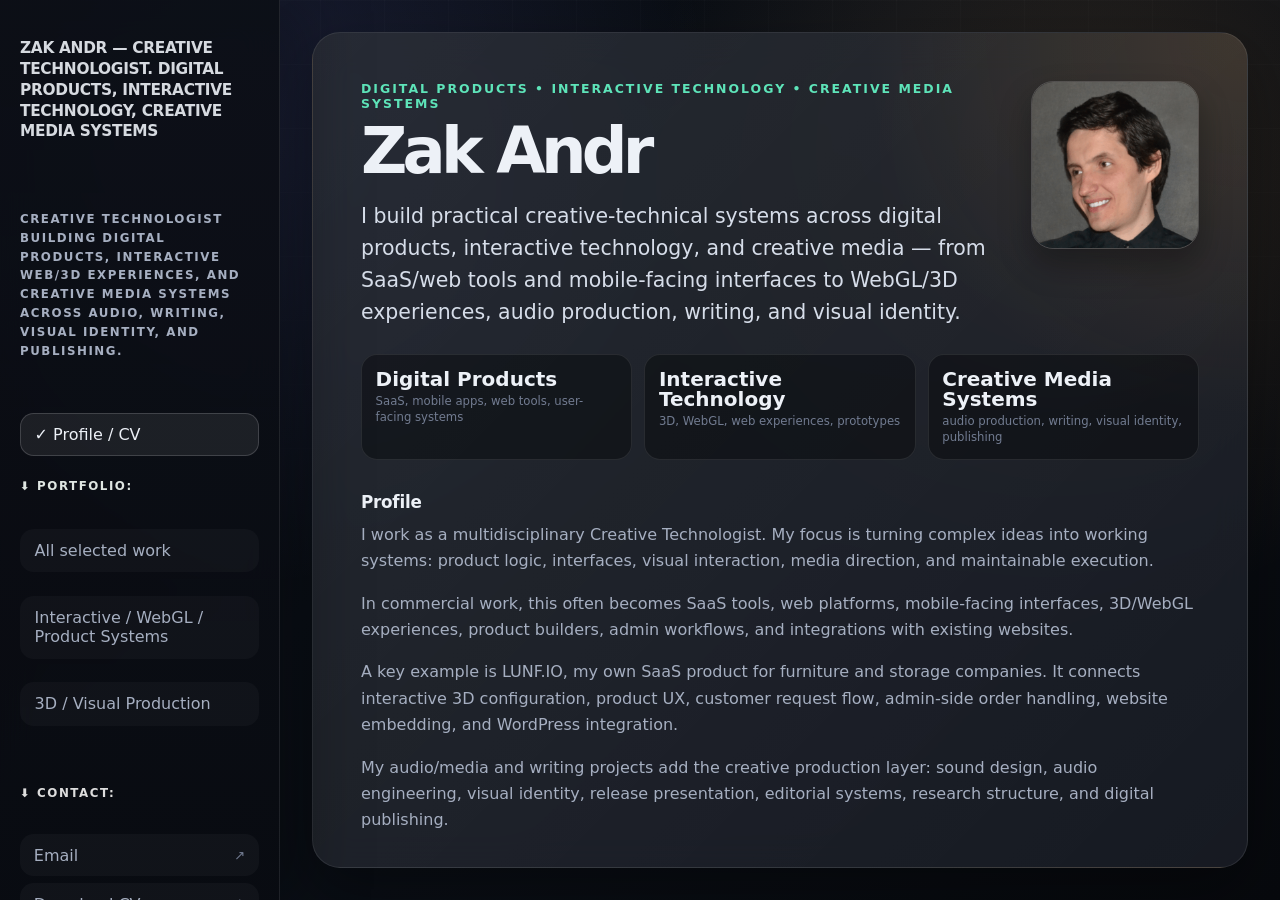
<file: zakandr/index.html>
<!DOCTYPE html>

<html>
<head>
<meta content="width=device-width, initial-scale=1" name="viewport"/>
<title>Zak Andr — Creative Technologist: digital products, interactive technology, creative media systems</title>
<meta charset="utf-8"/>
<meta content="Portfolio and CV for Zak Andr, a multidisciplinary Creative Technologist working across digital products, interactive technology, WebGL/3D experiences, creative media systems, audio production, visual identity, and digital publishing." name="description"/>
<!-- <link href="main.css" rel="stylesheet" type="text/css"> -->
<link href="./main.css?v=20260620-v9-filter-fixed" rel="stylesheet" type="text/css"/>
</head>
<!--  <style>
.loading { position: fixed; z-index: 999; width: 100%; height: 100%; top: 0; left: 0; background: #00000023; display: flex; justify-content: center; align-items: center; } #DefaultCustomizeTopBase { position: absolute; top: 0%; display: block; z-index: 999; color: white; margin-top: 1em; } .loader{ -webkit-perspective: 120px; -moz-perspective: 120px; -ms-perspective: 120px; perspective: 120px; width: 100px; height: 100px; } .loader:before{ content: ""; position: absolute; left: 25px; top: 25px; width: 50px; height: 50px; background-color: orange; animation: flip 1s infinite; } .flexbox_1{ display:flex; justify-content:center; } @keyframes flip { 0% { transform: rotate(0); } 50% { transform: rotateY(180deg); } 100% { transform: rotateY(180deg)  rotateX(180deg); } } #form1 { margin-top:-2em; margin-left:-22em; position: fixed; }
</style>  -->
<body>
<span aria-hidden="true" class="route-anchor" id="about"></span>
<span aria-hidden="true" class="route-anchor" id="portfolio"></span>
<span aria-hidden="true" class="route-anchor" id="webgl"></span>
<span aria-hidden="true" class="route-anchor" id="graphics"></span>
<!-- <div class="loading" id="js-loader">
	<div>Loading...</div>
	</div> - -->
<!-- START NAV -->
<div id="navbar">
<div id="navbarup">
<div id="littleTitle">
<b><p><a href="./index.html" style="text-decoration:none; color:white; opacity:0.9">Zak Andr — Creative Technologist. Digital products, interactive technology, creative media systems</a></p></b>
</div>
<br/><br/>
<p class="nav-tagline">Creative technologist building digital products, interactive web/3D experiences, and creative media systems across audio, writing, visual identity, and publishing.</p>
<br/><br/>
<a href="#about" id="bioLink">✓ Profile / CV</a>
<br/>
<p style="color:rgb(223, 230, 226)">⬇ PORTFOLIO:</p>
<br/>
<div id="portfoliolink">
<a href="#portfolio" id="portfolioLink" style="color: #5f903c;">All selected work</a><br/><br/>
<a href="#webgl" id="frontendLink" style="color: #6672f9;">Interactive / WebGL / Product Systems</a><br/><br/>
<a href="#graphics" id="grafics3dLink" style="color: #bd6767;">3D / Visual Production</a><br/><br/>
</div>
<br/>
<p style="color:#dddddd">⬇ CONTACT:</p>
<br/>
<div class="contact-list">
<a href="mailto:andriianov@gmx.com" target="_blank">Email</a>
<a href="./CV_Zack_Andr_creative_technologist.pdf" download>Download CV</a>
<a href="https://www.linkedin.com/in/zak-andr/" target="_blank">LinkedIn</a>
<a href="https://logicandsound.com/" target="_blank">Website</a>
<a href="https://lunf.io/en" target="_blank">LUNF.IO</a>
</div>
</div>
<br/>
<br/>
<footer><i>Where: Remote / international<br/><br/>© 2026 Zak Andr</i></footer>
</div>
<!-- <div id="close_navbar" style="opacity:0.3">
		✕
	</div>  -->
<!-- END NAV -->
<!-- !PAGE CONTENT! -->
<div id="mainBioContent">
<div id="BioBlock">
<div id="BioText">
<img alt="Zak Andr portrait" id="photoBlock" src="img/zakphoto2.png"/>
<div class="bio-kicker">Digital products • Interactive technology • Creative media systems</div>
<h1>Zak Andr</h1>
<p class="bio-lead">
    I build practical creative-technical systems across digital products, interactive technology, and creative media — from SaaS/web tools and mobile-facing interfaces to WebGL/3D experiences, audio production, writing, and visual identity.
</p>
<div aria-label="Professional summary" class="bio-stats">
<span><strong>Digital Products</strong><small>SaaS, mobile apps, web tools, user-facing systems</small></span>
<span><strong>Interactive Technology</strong><small>3D, WebGL, web experiences, prototypes</small></span>
<span><strong>Creative Media Systems</strong><small>audio production, writing, visual identity, publishing</small></span>
</div>
<h2>Profile</h2>
<p>
    I work as a multidisciplinary Creative Technologist. My focus is turning complex ideas into working systems: product logic, interfaces, visual interaction, media direction, and maintainable execution.
</p>
<p>
    In commercial work, this often becomes SaaS tools, web platforms, mobile-facing interfaces, 3D/WebGL experiences, product builders, admin workflows, and integrations with existing websites.
</p>
<p>
    A key example is LUNF.IO, my own SaaS product for furniture and storage companies. It connects interactive 3D configuration, product UX, customer request flow, admin-side order handling, website embedding, and WordPress integration.
</p>
<p>
    My audio/media and writing projects add the creative production layer: sound design, audio engineering, visual identity, release presentation, editorial systems, research structure, and digital publishing.
</p>
<h2>Core capabilities</h2>
<div class="skill-grid">
<p>
<strong>Digital Product Systems</strong><br/>
        SaaS tools, mobile-facing interfaces, app-style flows, customer/admin workflows, product logic, technical research, rapid prototyping, and long-term system maintenance.
    </p>
<p>
<strong>Interactive Web / WebGL / 3D</strong><br/>
        Three.js, WebGL, Canvas, browser-based 3D, real-time previews, product visualization, interactive scenes, visual editors, animated interfaces, and custom browser behavior.
    </p>
<p>
<strong>Web / App Implementation</strong><br/>
        JavaScript, TypeScript, React, Next.js, Node.js/API architecture, HTML5, CSS3, REST APIs, JSON, responsive UI, performance, Git-based workflows, Linux workflows, Cloudflare, and WordPress/iframe integration.
    </p>
<p>
<strong>Visual Systems / 3D Production</strong><br/>
        Product visualization, Blender, 3D asset preparation, materials, lighting, rendering, WebGL-ready optimization, visual identity, interface polish, Photoshop, Illustrator, Figma, and design-system thinking.
    </p>
<p>
<strong>AI-assisted Workflow</strong><br/>
        Practical use of AI as an instrument for research, prototyping, coding support, debugging, structured prompting, model output evaluation, token optimization, documentation, and automation pipelines.
    </p>
<p>
<strong>Creative Media Systems</strong><br/>
        Audio engineering, sound design, composition, writing, release preparation, media packaging, catalog organization, publishing logic, visual identity, and audio-visual direction.
    </p>
</div>
<h2>Selected clients, products, and systems</h2>
<p>
    My commercial and independent work includes LUNF.IO, Volkswagen, Puzzlehome.pro, Numan.com, Steinmetz-Werl.at, AquaScan.com, Varsitybase.com, Hemero.us, Artiva Sports, Scentcraft.com, Tomodachi.town, 3up3downsports.com, Cubic.co.at, Airtasker.com, and other client-facing projects.
</p>
<div aria-label="Selected independent systems" class="systems-grid">
<p><strong>LUNF.IO</strong><br/>Own SaaS product for furniture and storage companies, built around interactive 3D configuration, product UX, customer request flow, admin-side order handling, website embedding, and WordPress integration.</p>
<p><strong>Logic &amp; Sound / MITTNETWORKMUSIC</strong><br/>Long-term audio and media production system covering composition, sound design, audio engineering, release presentation, visual identity, catalog organization, and audio-visual direction.</p>
<p><strong>Hyperfocus</strong><br/>Independent writing and research platform focused on editorial systems, cultural analysis, structured research, personal knowledge systems, and digital publishing.</p>
</div>
<h2>Working style</h2>
<p>
    I work best on projects where technical implementation, product judgment, and creative direction have to be solved together.
</p>
<p>
    I focus on clear structure, practical execution, strong visual quality, fast prototyping, careful technical decisions, and systems that can be improved after launch.
</p>
<div class="bio-actions">
<a data-show-portfolio="" href="#portfolio">View selected work</a>
<a href="mailto:andriianov@gmx.com">Contact by email</a>
</div>
</div>
</div>
</div>
<div id="mainPortfolioContent">
<section aria-label="Portfolio introduction" class="portfolio-intro">
<div>
<p class="eyebrow">Selected work</p>
<h1>Zak Andr work archive</h1>
<p>Commercial and independent work across SaaS configurators, WebGL/interactive interfaces, 3D visualization, product-facing tools, visual systems, and selected creative-technical production systems. The strongest hiring signal here is interactive systems work; audio and writing are included as supporting evidence of broader creative-technology practice.</p>
</div>
<div aria-label="Project focus areas" class="portfolio-meta">
<span><strong>SaaS</strong><small>product and configurator systems</small></span>
<span><strong>WebGL</strong><small>interactive browser experiences</small></span>
<span><strong>3D / A/V</strong><small>visual and media production</small></span>
</div>
</section>
<div class="gallery FrontEndItem">
<p>LUNF.IO — SaaS 3D Furniture Configurator Platform</p>
<div class="slideshow-container">
<div class="mySlides37" style="display: block;">
<img src="img/lunfio1.jpg" style="width:100%"/>
</div>
<div class="mySlides37" style="display: none;">
<img src="img/lunfio2.jpg" style="width:100%"/>
</div>
<button aria-label="Previous slide" class="prev" type="button">❮</button>
<button aria-label="Next slide" class="next" type="button">❯</button>
</div>
<div class="desc">
<a href="https://lunf.io/" target="_blank"><i>LUNF.IO</i></a>
<br/><br/>
Own SaaS product for furniture and storage companies that want to let customers design, customize, and request custom furniture directly through their website.
<br/><br/>
The platform combines an interactive 3D configurator, product customization logic, customer request flow, admin-side order handling, website embedding, WordPress integration, WebGL-based visual presentation, and product-focused UX.
</div>
</div>
<div class="gallery FrontEndItem">
<p>Arizona Barns Builder™ — Interactive Structure Builder</p>
<div class="slideshow-container">
<div style="display: block;">
<img src="img/arizonabuilder.png" style="width:100%"/>
</div>
<!-- <button type="button" class="prev" aria-label="Previous slide">❮</button>
				<button type="button" class="next" aria-label="Next slide">❯</button> -->
</div>
<div class="desc">
<a href="https://gjkngfd.github.io/arizonaBarnsBuilderDemo" target="_blank"><i>Online demo</i></a>
<br/><br/>
JavaScript / Three.js / HTML5 / CSS3
<br/><br/>
Developed the core application logic and data flow for a browser-based barn builder. The tool allows users to configure custom barn structures through an interactive visual interface.
<br/><br/>
<i>Demo version. The final production implementation was improved further and remains private/copyrighted.</i>
</div>
</div>
<div class="gallery FrontEndItem">
<p>Artiva T-shirt Designer — 3D Product Customizer</p>
<div class="slideshow-container">
<div class="mySlides20" style="display: block;">
<img src="img/Slides20_image0.jpg" style="width:100%"/>
</div>
<div class="mySlides20" style="display: none;">
<img src="img/Slides20_image1.jpg" style="width:100%"/>
</div>
<div class="mySlides20" style="display: none;">
<img src="img/Slides20_image2.jpg" style="width:100%"/>
</div>
<div class="mySlides20" style="display: none;">
<img src="img/Slides20_image3.jpg" style="width:100%"/>
</div>
<div class="mySlides20" style="display: none;">
<img src="img/Slides20_image4.jpg" style="width:100%"/>
</div>
<div class="mySlides20" style="display: none;">
<img src="img/Slides20_image5.jpg" style="width:100%"/>
</div>
<button aria-label="Previous slide" class="prev" type="button">❮</button>
<button aria-label="Next slide" class="next" type="button">❯</button>
</div>
<div class="desc">
<i><a href="https://artiva.store/3d-designer/laufshirts/performance-men-v-mesh" target="_blank">Artiva-sports.com</a></i>
<br/><br/>
Built a 3D sportswear designer that lets customers customize shirts, generate print-ready output, and pass configuration data from the browser interface to the server.
<br/><br/>
Work included advanced Three.js development, Fabric.js customization tools, front-end UI implementation, Blender asset preparation, 3D modeling/texturing, WebGL optimization, and production-focused product logic.
</div>
</div>
<div class="gallery FrontEndItem">
<p>Tomodachi — Three.js 3D City Website</p>
<div class="slideshow-container">
<div class="mySlides19" style="display: block;">
<img src="img/Slides19_image0.png" style="width:100%"/>
</div>
<div class="mySlides19" style="display: none;">
<img src="img/Slides19_image1.jpg" style="width:100%"/>
</div>
<div class="mySlides19" style="display: none;">
<img src="img/Slides19_image5.jpg" style="width:100%"/>
</div>
<div class="mySlides19" style="display: none;">
<img src="img/Slides19_image2.jpg" style="width:100%"/>
</div>
<div class="mySlides19" style="display: none;">
<img src="img/Slides19_image3.jpg" style="width:100%"/>
</div>
<div class="mySlides19" style="display: none;">
<img src="img/Slides19_image4.jpg" style="width:100%"/>
</div>
<div class="mySlides19" style="display: none;">
<img src="img/Slides19_image6.jpg" style="width:100%"/>
</div>
<div class="mySlides19" style="display: none;">
<img src="img/Slides19_image7.jpg" style="width:100%"/>
</div>
<button aria-label="Previous slide" class="prev" type="button">❮</button>
<button aria-label="Next slide" class="next" type="button">❯</button>
</div>
<!-- !!!!!!!!!!!!!!!!!!!!!!!! -->
<div class="desc">
<a href="http://gjkngfd.github.io/tmdchtwn/" target="_blank"><i>tomodachi.town demo</i></a>
<br/><br/>
Created a colorful interactive Three.js website based on a cute 3D city concept. Work included sketching the visual direction, modeling and texturing the city in Blender, preparing animations, and coding the browser scene with JavaScript, Three.js, and Tween.js.
</div>
</div>
<div class="gallery FrontEndItem">
<p>DEF Furniture — Live 3D Product Designer</p>
<div class="slideshow-container">
<div class="mySlides36" style="display: block;">
<img src="img/deffurniture1.jpg" style="width:100%"/>
</div>
<div class="mySlides36" style="display: none;">
<img src="img/deffurniture2.jpg" style="width:100%"/>
</div>
<div class="mySlides36" style="display: none;">
<img src="img/deffurniture3.jpg" style="width:100%"/>
</div>
<button aria-label="Previous slide" class="prev" type="button">❮</button>
<button aria-label="Next slide" class="next" type="button">❯</button>
</div>
<div class="desc">
<a href="https://deffurniture.com" target="_blank"><i>deffurniture.com</i></a>
<br/><br/>
Customer-facing 3D product designer for a made-to-measure furniture company. The configurator helps customers build custom storage furniture in the browser by changing dimensions, layout options, finishes, doors, drawers, and other product details.
<br/><br/>
The implementation focused on clear customer interaction, visual product preview, responsive interface behavior, and integration into the company’s online sales process.
</div>
</div>
<div class="gallery FrontEndItem">
<p>Varsity Base Jacket Builder — Custom Apparel Configurator</p>
<div class="slideshow-container">
<div class="mySlides2" style="display: block;">
<img src="img/Slides2_image0.png" style="width:100%"/>
</div>
<div class="mySlides2" style="display: none;">
<img src="img/Slides2_image1.png" style="width:100%"/>
</div>
<div class="mySlides2" style="display: none;">
<img src="img/Slides2_image2.png" style="width:100%"/>
</div>
<div class="mySlides2" style="display: none;">
<img src="img/Slides2_image3.png" style="width:100%"/>
</div>
<button aria-label="Previous slide" class="prev" type="button">❮</button>
<button aria-label="Next slide" class="next" type="button">❯</button>
</div>
<!-- !!!!!!!!!!!!!!!!!!!!!!!! -->
<div class="desc">
<i><a href="https://varsitybase.com/jacket-builder" target="_blank">varsitybase.com/jacket-builder</a></i>
<br/><br/>
Built an interactive Three.js jacket builder for custom baseball jackets. The system included a lightweight 3D jacket model with baked ambient-occlusion shadows, material and color switching, orbit controls, custom text, patches, user-uploaded images, and screenshot/JSON data export to the server.
<br/><br/>
Work included JavaScript, Three.js, Fabric.js, Blender modeling/texturing, WebGL asset optimization, and interface logic.
</div>
</div>
<div class="gallery BlenderItem">
<p>Omega Speedmaster Automatic 3D Renders</p>
<div class="slideshow-container">
<div class="mySlides1" style="display: block;">
<img src="img/Slides1_image0.png" style="width:100%"/>
</div>
<div class="mySlides1" style="display: none;">
<img src="img/Slides1_image1.png" style="width:100%"/>
</div>
<div class="mySlides1" style="display: none;">
<img src="img/Slides1_image2.png" style="width:100%"/>
</div>
<button aria-label="Previous slide" class="prev" type="button">❮</button>
<button aria-label="Next slide" class="next" type="button">❯</button>
</div>
<div class="desc">
<br/>
				Got a request to make a high quality 3D model and renders of the famous watch. Made everything in Blender, 2017.
			</div>
</div>
<div class="gallery BlenderItem">
<p>VR Room Demo (WebGL)</p>
<div class="slideshow-container">
<div style="display: block;">
<img src="img/vrroomdemo.jpg" style="width:100%"/>
</div>
<!-- <button type="button" class="prev" aria-label="Previous slide">❮</button>
				<button type="button" class="next" aria-label="Next slide">❯</button> -->
</div>
<div class="desc">
<a href="https://dfjgwrp.github.io/roomVR/" target="_blank"><i>VR Room online</i></a>
<br/><br/>
				2019. Client asked to supply his projects with  3D assets (optimised geometry, baked shadows, etc) for  an online 3D web page VR - WebGL, three.js.
				This is just a demo, final result is hidden and under copyright. 
			</div>
</div>
<div class="gallery FrontEndItem">
<p>AquaScan WebGL</p>
<div class="slideshow-container">
<div class="mySlides9" style="display: block;">
<img src="img/aquascan.png" style="width:100%"/>
</div>
</div>
<div class="desc">
<a href="https://www.aquascan.com/products/csw5600" target="_blank"><i>AquaScan.com</i></a>
<br/><br/>
					2018. WebGL, Blender, Upwork<br/>
					Norwegian company needed online visual representation of their product. I made all with Blender and three.js, the result was delivered successfully, long-term cooperation.
			</div>
</div>
<div class="gallery FrontEndItem">
<p>Informative live data generator</p>
<div class="slideshow-container">
<div class="mySlides3" style="display: block;">
<img src="img/Slides3_image0.png" style="width:100%"/>
</div>
<div class="mySlides3" style="display: none;">
<img src="img/Slides3_image1.png" style="width:100%"/>
</div>
<div class="mySlides3" style="display: none;">
<img src="img/Slides3_image2.png" style="width:100%"/>
</div>
<button aria-label="Previous slide" class="prev" type="button">❮</button>
<button aria-label="Next slide" class="next" type="button">❯</button>
</div>
<div class="desc">
<a href="https://dfjgwrp.github.io/generating_data_around_3d_hydrant/" target="_blank"><i>Result Web page</i></a>
<br/><br/>
				Skills used:
				JavaScript software engineering/Algorithms,  three.js, HTML5, CSS3<br/>

				I was hired to create a JavaScript/three.js web page from scratch, the website must serve all necessary code and functions to allow user to generate live HTML/CSS labels filled with input text and pictures, placed in random places around 3D hydrant. <br/><br/>
			I used pure JavaScript + three.js + HTML/CSS + Blender to create an original data system that takes input fields, fills and creates labels, places them around the hydrant. Try to fill the inputs and see result, you can also click the label near hydrant to see additional data. </div>
</div>
<div class="gallery FrontEndItem">
<p>Medical Tech Animations — React Three Fiber</p>
<div class="slideshow-container">
<div style="display: block;">
<img src="img/medicalthreejs.png" style="width:100%"/>
</div>
<!-- <button type="button" class="prev" aria-label="Previous slide">❮</button>
				<button type="button" class="next" aria-label="Next slide">❯</button> -->
</div>
<div class="desc">
<a href="https://gjkngfd.github.io/r3f_medical_machines/" target="_blank"><i>React Three Fiber web page</i></a>
<br/><br/>
Interactive medical-technology animation demo built with React, React Three Fiber, Three.js, TypeScript, and JavaScript. Work included scene logic, animation behavior, post-processing effects, and browser-based visual presentation.
</div>
</div>
<div class="gallery BlenderItem">
<p>Memes to 3D icons + WebGL</p>
<div class="slideshow-container">
<div class="mySlides22" style="display: block;">
<img src="img/slides22_1.png" style="width:100%"/>
</div>
<div class="mySlides22" style="display: none;">
<img src="img/slides22_0.png" style="width:100%"/>
</div>
<div class="mySlides22" style="display: none;">
<img src="img/slides22_2.jpg" style="width:100%"/>
</div>
<div class="mySlides22" style="display: none;">
<img src="img/slides22_3.jpg" style="width:100%"/>
</div>
<div class="mySlides22" style="display: none;">
<img src="img/slides22_4.jpg" style="width:100%"/>
</div>
<!-- 
				<div class="mySlides22" style="display: none;">
					<img src="img/slides22_3.png" style="width:100%">
				</div> -->
<button aria-label="Previous slide" class="prev" type="button">❮</button>
<button aria-label="Next slide" class="next" type="button">❯</button>
</div>
<div class="desc">
<br/><br/>
<a href="https://dfjgwrp.github.io/Elon/" target="_blank"><i>WebGL Link 1</i></a>, <a href="https://dfjgwrp.github.io/DogeIconPreview/" target="_blank"><i>WebGL Link 2</i></a>
<br/><br/>
				Skills used: Blender, three.js, Artwork<br/>
				Objective was to recreate some popular memes as 3D icons and apply basic WebGL too.
			</div>
</div>
<!-- !!!!!!!!!!!!!!!!!!!!!!!! -->
<div class="gallery FrontEndItem">
<p>Hemero Sportswear</p>
<div class="slideshow-container">
<div class="mySlides5" style="display: block;">
<img src="img/Slides5_image0.png" style="width:100%"/>
</div>
<div class="mySlides5" style="display: none;">
<img src="img/Slides5_image1.jpg" style="width:100%"/>
</div>
<div class="mySlides5" style="display: none;">
<img src="img/Slides5_image2.jpg" style="width:100%"/>
</div>
<div class="mySlides5" style="display: none;">
<img src="img/Slides5_image3.jpg" style="width:100%"/>
</div>
<button aria-label="Previous slide" class="prev" type="button">❮</button>
<button aria-label="Next slide" class="next" type="button">❯</button>
</div>
<div class="desc">
<a href="https://hemero.team/configurator/68755534c4f65e3a681a0457" target="_blank">Hemero.team - Sportswear Designer</a>
<br/><br/>
				In 2021 I got a $5k+ contract to make a realistic and wide compatible sportswear 3D configurator/designer - to allow user enter custom text on clothes (Fabric.js), select from wide range of options and colors (JavaScript), all based on realistic graphics and fast performance (three.js).<br/><br/>
					
				I handled the implementation end-to-end using my JavaScript/three.js/fabric.js coding and Blender skills. I wrote and tested lots of various interesting core app functions, UI/UX.
			</div>
</div>
<div class="gallery BlenderItem">
<p>3D modelling/Rendering: Mini Cooper Countryman</p>
<div class="slideshow-container">
<div class="mySlides15" style="display: block;">
<img src="img/Slides15_image0.jpg" style="width:100%"/>
</div>
<div class="mySlides15" style="display: none;">
<img src="img/Slides15_image1.jpg" style="width:100%"/>
</div>
<div class="mySlides15" style="display: none;">
<img src="img/Slides15_image2.jpg" style="width:100%"/>
</div>
<div class="mySlides15" style="display: none;">
<img src="img/Slides15_image3.jpg" style="width:100%"/>
</div>
<button aria-label="Previous slide" class="prev" type="button">❮</button>
<button aria-label="Next slide" class="next" type="button">❯</button>
</div>
<div class="desc">
<br/>
				In this job (2018) I was hired to use Blender and Unity to complete a list of task - <br/>
				create high-poly/low-poly 3D model, prepare retopology for the web, develop unique PBR materials, prepare all for Unity, accomplish realistic renders too.
			</div>
</div>
<div class="gallery BlenderItem">
<p>Creation low-poly cartoon world, Blender</p>
<div class="slideshow-container">
<div class="mySlides6" style="display: block;">
<img src="img/Slides6_image0.jpg" style="width:100%"/>
</div>
<div class="mySlides6" style="display: none;">
<img src="img/Slides6_image1.jpg" style="width:100%"/>
</div>
<div class="mySlides6" style="display: none;">
<img src="img/Slides6_image2.jpg" style="width:100%"/>
</div>
<div class="mySlides6" style="display: none;">
<img src="img/Slides6_image3.jpg" style="width:100%"/>
</div>
<div class="mySlides6" style="display: none;">
<img src="img/Slides6_image4.jpg" style="width:100%"/>
</div>
<button aria-label="Previous slide" class="prev" type="button">❮</button>
<button aria-label="Next slide" class="next" type="button">❯</button>
</div>
<div class="desc">
				My job was to create 3D models of characters and environment according to client's sketches.
			</div>
</div>
<div class="gallery FrontEndItem">
<p>Interactive 3D Landing website, Zoltar</p>
<div class="slideshow-container">
<div style="display: block;">
<img src="img/Slides9_image1.png" style="width:100%"/>
</div>
</div>
<div class="desc">
<a href="https://dfjgwrp.github.io/mysteriousZoltar/" target="_blank"><i>Mysterious Zoltar</i></a>
<br/><br/>
				Skills used:
				Blender (3D modelling, animations, retopology) / three.js (scene coding, animations, post-processing, logic) / tween.js (animations) / HTML5/CSS (UI/UX, page preparations) <br/>

				April 2021... I was hired to make a website-landing page for music promotions purposes, USA band wanted to show style of their new album.
				<br/>
				The website had to be  dark mood nice style visual 3D animated with effects, water, Zoltar 3D model (I prepared the model in Blender), effects of glow, animations, sounds, timeline.  I  successfully finished everything in a week or so. 
				I handled the implementation end-to-end there: coding of all JavaScript website functions such as preloader, UI, animations, responsiveness, 3D, HTML and CSS (+ 2D UI animations), cursor reactions, 3D post-processing, logic.
			</div>
</div>
<div class="gallery FrontEndItem">
<p>three.js based application for Volkswagen's Jetta</p>
<div class="slideshow-container">
<div class="mySlides7" style="display: block;">
<img src="img/Slides7_image0.png" style="width:100%"/>
</div>
<div class="mySlides7" style="display: none;">
<img src="img/Slides7_image1.png" style="width:100%"/>
</div>
<div class="mySlides7" style="display: none;">
<img src="img/Slides7_image2.png" style="width:100%"/>
</div>
<div class="mySlides7" style="display: none;">
<img src="img/Slides7_image3.png" style="width:100%"/>
</div>
<button aria-label="Previous slide" class="prev" type="button">❮</button>
<button aria-label="Next slide" class="next" type="button">❯</button>
</div>
<div class="desc">
<a href="https://dfjgwrp.github.io/jetta3d_promo/" target="_blank"><i>Volkswagen Jetta online 3D </i></a> <br/><br/>
				Big client asked for web page about the car. I made whole web-app by myself: full 3D Car retopology from a raw factory stl mode; coding from scratch for CSS/HTML/JavaScript user interaction and interface, preloading; coding three.js logic and all interaction include annotations, camera animations. Skills I used for this project: Blender, JavaScript, three.js, jQuery, HTML5, CSS3, npm.
			</div>
</div>
<div class="gallery BlenderItem">
<p>3D model &amp; renders for Brewista</p>
<div class="slideshow-container">
<div class="mySlides10" style="display: block;">
<img src="img/Slides10_image0.jpg" style="width:100%"/>
</div>
<div class="mySlides10" style="display: none;">
<img src="img/Slides10_image1.jpg" style="width:100%"/>
</div>
<div class="mySlides10" style="display: none;">
<img src="img/Slides10_image2.jpg" style="width:100%"/>
</div>
<div class="mySlides10" style="display: none;">
<img src="img/Slides10_image3.jpg" style="width:100%"/>
</div>
<button aria-label="Previous slide" class="prev" type="button">❮</button>
<button aria-label="Next slide" class="next" type="button">❯</button>
</div>
<div class="desc">
<br/>
<a href="http://brewista.co/products/artisan-electric-gooseneck-kettle" target="_blank"><i>brewista.co</i></a>
<br/><br/>
				Task was to create a 3D model of a kettle and realistic renders in various colors for promotion purposes.
			</div>
</div>
<div class="gallery BlenderItem">
<p>Web-design components for D6 Interactive</p>
<div class="slideshow-container">
<div class="mySlides8" style="display: block;">
<img src="img/Slides8_image0.jpg" style="width:100%"/>
</div>
<div class="mySlides8" style="display: none;">
<img src="img/Slides8_image1.jpg" style="width:100%"/>
</div>
<div class="mySlides8" style="display: none;">
<img src="img/Slides8_image2.jpg" style="width:100%"/>
</div>
<div class="mySlides8" style="display: block;">
<iframe allow="accelerometer; autoplay; clipboard-write; encrypted-media; gyroscope; picture-in-picture" allowfullscreen="" frameborder="0" height="auto" src="https://www.youtube.com/embed/COEDlLwb9Ys" style="margin-top: 1em;" title="YouTube video player" width="100%"></iframe>
</div>
<div class="mySlides8" style="display: none;">
<img src="img/Slides8_image3.jpg" style="width:100%"/>
</div>
<div class="mySlides8" style="display: none;">
<img src="img/Slides8_image4.jpg" style="width:100%"/>
</div>
<div class="mySlides8" style="display: none;">
<img src="img/Slides8_image5.jpg" style="width:100%"/>
</div>
<div class="mySlides8" style="display: none;">
<img src="img/Slides8_image6.jpg" style="width:100%"/>
</div>
<button aria-label="Previous slide" class="prev" type="button">❮</button>
<button aria-label="Next slide" class="next" type="button">❯</button>
</div>
<div class="desc">
<br/>
<a href="https://dfjgwrp.github.io/D6_Logo/" target="_blank"><i>D6 3D Web page</i></a> <br/><br/>
				Creation the original images for D6 websites: various 3D motion, abstract modern style 3D graphics, maps, logo, transparent background images.
			</div>
</div>
<div class="gallery FrontEndItem">
<p>Bulldog</p>
<div class="slideshow-container">
<div class="mySlides4" style="display: block;">
<img src="img/Slides4_image0.png" style="width:100%"/>
</div>
<div class="mySlides4" style="display: none;">
<img src="img/Slides4_image1.png" style="width:100%"/>
</div>
<div class="mySlides4" style="display: none;">
<img src="img/Slides4_image2.png" style="width:100%"/>
</div>
<div class="mySlides4" style="display: none;">
<img src="img/Slides4_image3.png" style="width:100%"/>
</div>
<div class="mySlides4" style="display: none;">
<iframe allow="accelerometer; autoplay; clipboard-write; encrypted-media; gyroscope; picture-in-picture" allowfullscreen="" frameborder="0" height="auto" src="https://www.youtube.com/embed/lZNOUEogxQQ" style="margin-top: 1em;" title="YouTube video player" width="100%"></iframe>
</div>
<button aria-label="Previous slide" class="prev" type="button">❮</button>
<button aria-label="Next slide" class="next" type="button">❯</button>
</div>
<div class="desc">
<a href="https://dfjgwrp.github.io/bulldog/" target="_blank">12141.net/bulldog 3D website</a>
<br/><br/>
				Skills used:<br/>
				Vanilla JavaScript/three.js coding, HTML/CSS (UI/UX, page itself), Blender (3D modelling, animations, optimizations), basic php (submit server)<br/><br/>

				Client gave me a photoshop made concept of a cartoon style-low-poly website with 3D city and described animations he needed, that company asked for an original three.js website based their designer's concept:  live city as a landing page packed with some nice 3D graphics and animations. <br/>
				I used Blender to create 3D models and animations, then I prepared and coded a scene on three.js + applied additional tween.js animations, I also made HTML/JavaScript  labels floating near 3D object as links. 2020
				</div>
</div>
<div class="gallery FrontEndItem">
<p>3D viewer Mobile devices, three.js</p>
<div class="slideshow-container">
<div class="mySlides11" style="display: block;">
<img src="img/Slides11_image3.jpg" style="width:100%"/>
</div>
<div class="mySlides11" style="display: none;">
<img src="img/Slides11_image1.jpg" style="width:100%"/>
</div>
<div class="mySlides11" style="display: none;">
<img src="img/Slides11_image2.jpg" style="width:100%"/>
</div>
<div class="mySlides11" style="display: none;">
<img src="img/Slides11_image0.jpg" style="width:100%"/>
</div>
<div class="mySlides11" style="display: none;">
<img src="img/Slides11_image4.jpg" style="width:100%"/>
</div>
<button aria-label="Previous slide" class="prev" type="button">❮</button>
<button aria-label="Next slide" class="next" type="button">❯</button>
</div>
<div class="desc">
<a href="https://dfjgwrp.github.io/smartgadges_promo/" target="_blank"><i>three.js web page</i></a>
<br/><br/>
				An  Upwork client asked for a web page that allows custom colorizing of some popular gadgets. <br/>
				Client requested only a raw three.js demo so his developers would adapt that later for the real websites.<br/>
				Interesting stuff I'd coded there: you can change wallpaper picture,  the selector for devices, change colors with a picker. <br/>
				
				Bonus features are: thereflections slider + custom images.
					I made all with pure three.js in a couple of days. It also includes a proper quality low-cpu usage GLTF model.
			</div>
</div>
<div class="gallery FrontEndItem">
<p>Landing page, interactivity</p>
<div class="slideshow-container">
<div class="mySlides12" style="display: block;">
<img src="img/Slides12_image0.jpg" style="width:100%"/>
</div>
<div class="mySlides12" style="display: none;">
<img src="img/Slides12_image1.jpg" style="width:100%"/>
</div>
<button aria-label="Previous slide" class="prev" type="button">❮</button>
<button aria-label="Next slide" class="next" type="button">❯</button>
</div>
<div class="desc">
<a href="https://dfjgwrp.github.io/AdeocodeStartPage/" target="_blank"><i>Adeocode landing web page</i></a>
<br/><br/>
				The job was to implement the idea of "move the knight figure, to start the website", I wrote and tested some pure html/css/js/three.js code to successfully finish the needed functionality. 1 day of work or so. I created some code there to solve these problems: how to drag a 3D figure, how to draw a 3D field with JS, how to change application behavior and looking after user drags the figure.
			</div>
</div>
<div class="gallery BlenderItem">
<p>3D models and renders for furniture online-store</p>
<div class="slideshow-container">
<div class="mySlides13" style="display: block;">
<img src="img/Slides13_image0.jpg" style="width:100%"/>
</div>
<div class="mySlides13" style="display: none;">
<img src="img/Slides13_image1.jpg" style="width:100%"/>
</div>
<div class="mySlides13" style="display: none;">
<img src="img/Slides13_image2.jpg" style="width:100%"/>
</div>
<div class="mySlides13" style="display: none;">
<img src="img/Slides13_image3.jpg" style="width:100%"/>
</div>
<div class="mySlides13" style="display: none;">
<img src="img/Slides13_image4.jpg" style="width:100%"/>
</div>
<button aria-label="Previous slide" class="prev" type="button">❮</button>
<button aria-label="Next slide" class="next" type="button">❯</button>
</div>
<div class="desc">
<br/><br/>
<a href="https://dsklad.ru" target="_blank"><i>dsklad</i></a>
<br/><br/>
				3D Modelling, rendering, 2018-2019. Blender
			</div>
</div>
<div class="gallery FrontEndItem">
<p>Interactive three.js website</p>
<div class="slideshow-container">
<div class="mySlides14" style="display: block;">
<img src="img/Slides14_image0.jpg" style="width:100%"/>
</div>
<div class="mySlides14" style="display: none;">
<img src="img/Slides14_image1.jpg" style="width:100%"/>
</div>
<div class="mySlides14" style="display: none;">
<img src="img/Slides14_image2.jpg" style="width:100%"/>
</div>
<div class="mySlides14" style="display: none;">
<img src="img/Slides14_image3.jpg" style="width:100%"/>
</div>
<button aria-label="Previous slide" class="prev" type="button">❮</button>
<button aria-label="Next slide" class="next" type="button">❯</button>
</div>
<div class="desc">
<a href="https://dfjgwrp.github.io/ElifPackagingPromo/" target="_blank"><i>ElifPackaging Promo</i></a>
<br/><br/>
				Pure Three.js/JavaScript coding/Blender were used.<br/>
				The job was to show the advantage of the brands products in a relaxed and amusing manner and to make it possible to see the goods from all sides.<br/>
				I handled the implementation end-to-end from 3D to HTML/JS coding. 
			</div>
</div>
<div class="gallery FrontEndItem">
<p>3D productions for African Dream</p>
<div class="slideshow-container">
<div class="mySlides16" style="display: block;">
<img src="img/Slides16_image0.jpg" style="width:100%"/>
</div>
<div class="mySlides16" style="display: none;">
<img src="img/Slides16_image1.jpg" style="width:100%"/>
</div>
<div class="mySlides16" style="display: none;">
<img src="img/Slides16_image2.jpg" style="width:100%"/>
</div>
<div class="mySlides16" style="display: none;">
<img src="img/Slides16_image3.jpg" style="width:100%"/>
</div>
<div class="mySlides16" style="margin-left: 20%; width: 60%; display: none;">
<iframe allow="accelerometer; autoplay; clipboard-write; encrypted-media; gyroscope; picture-in-picture" allowfullscreen="" frameborder="0" height="auto" src="https://www.youtube.com/embed/KbkySv25NSg" style="margin-top: 1em;" title="YouTube video player" width="100%"></iframe>
</div>
<button aria-label="Previous slide" class="prev" type="button">❮</button>
<button aria-label="Next slide" class="next" type="button">❯</button>
</div>
<div class="desc">
<br/>
<a href="https://gjkngfd.github.io/AfricanDream_GiftBox" target="_blank"><i>African Dream three.js</i></a>
<br/><br/>
				Product presentation, 2020-2021, WebGL, Three.js, Blender.
			</div>
</div>
<div class="gallery FrontEndItem">
<p>Jewelry WebGL Engraving</p>
<div class="slideshow-container">
<div style="display: block;">
<img src="img/ringsengraving.png" style="width:100%"/>
</div>
<!-- <button type="button" class="prev" aria-label="Previous slide">❮</button>
				<button type="button" class="next" aria-label="Next slide">❯</button> -->
</div>
<div class="desc">
<a href="https://gjkngfd.github.io/3DRingsEngravingDemo" target="_blank"><i>Online Version</i></a>
<br/><br/>
			
				Blender (3D modelling, animations, retopology) / WebGL (scene coding, animations, post-processing, logic, shading), Front-End UI <br/>

				Client  asked for a WebGL website that should consist of realistic 3D jewelry and basic engraving functions, simple User Interface.  Client wished a simplified demo he would finish later in his own environment, I finished all on time and he  was happy with the result. 2019<br/>

				Client also asked to remodel factory based .stp and .stl to be low-poly realistic website 3D rings.  I created 3D models in Blender and prepared Web with HTML and three.js

			</div>
</div>
<div class="gallery BlenderItem">
<p>3D for Numan.com</p>
<div class="slideshow-container">
<div class="mySlides17" style="display: block;">
<img src="img/Slides17_image0.jpg" style="width:100%"/>
</div>
<div class="mySlides17" style="display: none;">
<img src="img/Slides17_image1.jpg" style="width:100%"/>
</div>
<div class="mySlides17" style="display: none;">
<img src="img/Slides17_image2.jpg" style="width:100%"/>
</div>
<div class="mySlides17" style="display: none;">
<img src="img/Slides17_image2_2.jpg" style="width:100%"/>
</div>
<div class="mySlides17" style="display: block;">
<iframe allow="accelerometer; autoplay; clipboard-write; encrypted-media; gyroscope; picture-in-picture" allowfullscreen="" frameborder="0" height="auto" src="https://www.youtube.com/embed/i5TMZFMXuA8" style="margin-top: 1em;" title="YouTube video player" width="100%"></iframe>
</div>
<div class="mySlides17" style="display: none;">
<img src="img/Slides17_image3.jpg" style="width:100%"/>
</div>
<div class="mySlides17" style="display: none;">
<img src="img/Slides17_image4.jpg" style="width:100%"/>
</div>
<div class="mySlides17" style="display: none;">
<img src="img/Slides17_image5.jpg" style="width:100%"/>
</div>
<div class="mySlides17" style="display: none;">
<img src="img/Slides17_image6.jpg" style="width:100%"/>
</div>
<button aria-label="Previous slide" class="prev" type="button">❮</button>
<button aria-label="Next slide" class="next" type="button">❯</button>
</div>
<div class="desc">
<br/><br/>
<a href="https://www.numan.com" target="_blank"><i>https://www.numan.com</i></a>
<br/><br/>
				I worked for numan.com as a leader 3D Artist, 3D Generalist, long time good cooperation

			</div>
</div>
<div class="gallery FrontEndItem">
<p>An interactive WebGL-viewer with post-processing &amp; animations </p>
<div class="slideshow-container">
<div class="mySlides18" style="display: block;">
<img src="img/Slides18_image1.jpg" style="width:100%"/>
</div>
<div class="mySlides18" style="display: none;">
<img src="img/Slides18_image2.jpg" style="width:100%"/>
</div>
<div class="mySlides18" style="display: none;">
<img src="img/Slides18_image2.jpg" style="width:100%"/>
</div>
<div class="mySlides18" style="display: none;">
<img src="img/Slides18_image3.jpg" style="width:100%"/>
</div>
<button aria-label="Previous slide" class="prev" type="button">❮</button>
<button aria-label="Next slide" class="next" type="button">❯</button>
</div>
<div class="desc">
<a href="https://gjkngfd.github.io/PollogenByLumenis" target="_blank"><i>Pallogen by Lumenis™️</i></a>
<br/><br/>
				Skills used: Blender, WebGL (v3d), UI/UX, HTML/CSS/JS<br/>
				Client asked to make a v3D app filled with beautiful post-processing, animations, annotations, containers for HTML data; + to design a simple user interface <br/>
				DEMO VERSION: Client requested only a raw WebGL demo so his developers would adapt that later for the real website.<br/>
</div>
</div>
<div class="gallery FrontEndItem">
<p>Web page cursor reactions: exploding 3D logo</p>
<div class="slideshow-container">
<div style="display: block;">
<img src="img/exploding3Dlogopreview.jpg" style="width:100%"/>
</div>
<!-- <button type="button" class="prev" aria-label="Previous slide">❮</button>
				<button type="button" class="next" aria-label="Next slide">❯</button> -->
</div>
<div class="desc">
<a href="https://dfjgwrp.github.io/exploding3Dlogo/" target="_blank"><i>Online Version</i></a>
<br/><br/>
				In 2021 I was hired on Upwork to make a logo that should be exploded to lots of triangles after cursor moving. I used my three.js coding skills + TWEEN.JS MAX for this.
			</div>
</div>
<div class="gallery FrontEndItem">
<p>Ferris.co</p>
<div class="slideshow-container">
<div style="display: block;">
<img src="img/ferris.png" style="width:100%"/>
</div>
<!-- <button type="button" class="prev" aria-label="Previous slide">❮</button>
				<button type="button" class="next" aria-label="Next slide">❯</button> -->
</div>
<div class="desc">
<a href="https://gjkngfd.github.io/ferris/" target="_blank"><i>Ferris.co quick &amp; cheap WebGL 3D Demo</i></a>
<br/><br/>
				Client asked for a quick WebGL demo that he'd later re-use in his own environment. Simple Demo that allows colorizing of a car. 2019
			</div>
</div>
<div class="gallery FrontEndItem">
<p>GTSP Cabinets Builder (Demo)</p>
<div class="slideshow-container">
<div style="display: block;">
<img src="img/gtsp_cabinet_builder.jpg" style="width:100%"/>
</div>
<!-- <button type="button" class="prev" aria-label="Previous slide">❮</button>
				<button type="button" class="next" aria-label="Next slide">❯</button> -->
</div>
<div class="desc">
<a href="http://gjkngfd.github.io/gtsp_cabinets_builder_basic_demonstation" target="_blank"><i>GTSP Cabinets Builder</i></a>
<br/><br/>
				Three.js / JavaScript / front-end (HTML5/CSS3)

				(2019) I was hired to create a web application that allows real-time creating of cabinets based on user input dimensions, + to write an original user interface and prices calculations mechanisms. <br/><br/>

				Overall goal was to enlarge sales providing user with comfortable modern experience of building cabinets to their needs.<br/><br/>
				For this project I used my front-end development skills (HTML5 + CSS3 + JavaScript) - for interface (buttons, animations, menu elements, etc).<br/><br/>

				For cabinet's core app I used vanilla JavaScript &amp; three.js coding skills: created a base structure of variables and numbers flows sending
				...<br/><br/>
<i>"this is demo version, final result was much improved and different, it's hidden and copyrighted"</i>
</div>
</div>
<div class="gallery FrontEndItem">
<p>Minimalistico web page for an artist promo</p>
<div class="slideshow-container">
<div style="display: block;">
<img src="img/minimalistico.jpg" style="width:100%"/>
</div>
<!-- <button type="button" class="prev" aria-label="Previous slide">❮</button>
				<button type="button" class="next" aria-label="Next slide">❯</button> -->
</div>
<div class="desc">
<a href="https://dfjgwrp.github.io/minimalistico_bt/" target="_blank"><i>Minimalistico Bt Web page</i></a>
<br/><br/>
				three.js
			</div>
</div>
<div class="gallery FrontEndItem">
<p>puzzlehome.pro</p>
<div class="slideshow-container">
<div style="display: block;">
<img src="img/puzzlehome1.jpg" style="width:100%"/>
</div>
<!-- <button type="button" class="prev" aria-label="Previous slide">❮</button>
				<button type="button" class="next" aria-label="Next slide">❯</button> -->
</div>
<div class="desc">
<a href="https://puzzlehome.pro/projects/38-91/" target="_blank"><i>Online version</i></a>
<br/><br/>
				Skills used: advanced Blender (3D assets, optimisations, etc)/WebGL/three.js/b4w<br/>
				I helped the company to launch their startup working full time as a lead 3D Generalist for several months. They are a building company which creates houses. Websites allows customers to build their own design so the company will construct the real house based on the configurator then.
			</div>
</div>
<div class="gallery FrontEndItem">
<p>3up3downsports 3D shop </p>
<div class="slideshow-container">
<div style="display: block;">
<img src="img/3up3downsports.png" style="width:100%"/>
</div>
<!-- <button type="button" class="prev" aria-label="Previous slide">❮</button>
				<button type="button" class="next" aria-label="Next slide">❯</button> -->
</div>
<div class="desc">
<a href="https://3up3downsports.com/product/custom-your-glove/
				" target="_blank"><i>3up3downsports.com</i></a>
<br/><br/>
				Skills used: Blender, WebGL, WooCommerce/CPanel, UI/UX, HTML/CSS/JS<br/>
				USA based company, online 3D product for building custom baseball gloves, e-commerce.<br/>
				What I did there: all 3D (Blender: modelling, texturing, etc); WebGL: logic, structure;  HTML/CSS/JS: interface; Wordpress/WooCommerce: inside things that allows to buy the product, admin management. All in one product I made.
			</div>
</div>
<div class="gallery FrontEndItem">
<p>cubic.co.at</p>
<div class="slideshow-container">
<div style="display: block;">
<img src="img/cubic.png" style="width:100%"/>
</div>
<!-- <button type="button" class="prev" aria-label="Previous slide">❮</button>
				<button type="button" class="next" aria-label="Next slide">❯</button> -->
</div>
<div class="desc">
<a href="http://www.cubic.co.at/moebel/standardmoebel/3d-moebel-ansicht/" target="_blank"><i>cubic.co.at online 3D</i></a>
<br/><br/>
				Skills used: Blender, WebGL, UI/UX, HTML/CSS/JS<br/>
				Europe company asked for online 3D product for building custom furniture. Delivered the requested functionality on schedule. 2019<br/>
</div>
</div>
<div class="gallery FrontEndItem">
<p>Steinmetz Werl 3D</p>
<div class="slideshow-container">
<div style="display: block;">
<img src="img/steinmetzwerl.png" style="width:100%"/>
</div>
<!-- <button type="button" class="prev" aria-label="Previous slide">❮</button>
				<button type="button" class="next" aria-label="Next slide">❯</button> -->
</div>
<div class="desc">
<a href="https://www.steinmetz-werl.at/3D/wp-content/uploads/verge3d/7/index.html" target="_blank"><i>Steinmetz Werl 3D</i></a>
<br/><br/>
				Skills used: Blender, WebGL (v3d), UI/UX, HTML/CSS/JS<br/>
				Europe company asked for online 3D product for building custom tombstones. Delivered the requested functionality on schedule. It also contains internal mechanisms for buying/admin purchases management (WordPress/WooCommerce), and mobile version. 2018-2019<br/>
</div>
</div>
<div class="gallery FrontEndItem">
<p>Under The Hood for airtasker</p>
<div class="slideshow-container">
<div style="display: block;">
<img src="img/underthehood.png" style="width:100%"/>
</div>
<!-- <button type="button" class="prev" aria-label="Previous slide">❮</button>
				<button type="button" class="next" aria-label="Next slide">❯</button> -->
</div>
<div class="desc">
<a href="https://gjkngfd.github.io/UnderTheHood" target="_blank"><i>Under The Hood for airtasker WebGL</i></a>
<br/><br/>
				Skills used: Blender, WebGL (v3d), UI/UX, HTML/CSS/JS<br/>
				Client  asked for a WebGL website that should consist of animations, transparent 3D car, simple User Interface. Goal was to show car details with description. I made all in a couple of months or so, the result was delivered successfully. 2019<br/>
</div>
</div>
<div class="gallery BlenderItem">
<p>Various 3D renders &amp; models for KitchenAid</p>
<div class="slideshow-container">
<div class="mySlides21" style="display: block;">
<img src="img/kitchen3d1.jpg" style="width:100%"/>
</div>
<div class="mySlides21" style="display: none;">
<img src="img/kitchen3d2.jpg" style="width:100%"/>
</div>
<div class="mySlides21" style="display: none;">
<img src="img/kitchen3d3.jpg" style="width:100%"/>
</div>
<div class="mySlides21" style="display: none;">
<img src="img/kitchen3d4.jpg" style="width:100%"/>
</div>
<button aria-label="Previous slide" class="prev" type="button">❮</button>
<button aria-label="Next slide" class="next" type="button">❯</button>
</div>
<div class="desc">
<br/><br/>
<a href="https://www.kitchenaid.com" target="_blank"><i>kitchenaid.com</i></a>
<br/><br/>
				2016, I created various realistic renders in Blender. <br/>
				Skills used: 3D modelling, texturing, shaders, lighting, post-processing, rendering. 
			</div>
</div>
<!--fresh-->
<div class="gallery BlenderItem">
<p>Realistic renderings for the presentation of the project of the Construction Company</p>
<div class="slideshow-container">
<div class="mySlides23" style="display: block;">
<img src="img/Slides23_image0.jpg" style="width:100%"/>
</div>
<div class="mySlides23" style="display: none;">
<img src="img/Slides23_image1.jpg" style="width:100%"/>
</div>
<div class="mySlides23" style="display: none;">
<img src="img/Slides23_image2.jpg" style="width:100%"/>
</div>
<div class="mySlides23" style="display: none;">
<iframe allow="accelerometer; autoplay; clipboard-write; encrypted-media; gyroscope; picture-in-picture" allowfullscreen="" frameborder="0" height="auto" src="https://www.youtube.com/embed/2NF1InhTxYo" style="margin-top: 1em;" title="YouTube video player" width="100%"></iframe>
</div>
<button aria-label="Previous slide" class="prev" type="button">❮</button>
<button aria-label="Next slide" class="next" type="button">❯</button>
</div>
<div class="desc">
				Created realistic renders and video in Blender, an Upwork based contract, 2019 
			</div>
</div>
<div class="gallery BlenderItem">
<p>3D renders Cat's house for Online-store</p>
<div class="slideshow-container">
<div class="mySlides24" style="display: block;">
<img src="img/Slides24_image0.jpg" style="width:100%"/>
</div>
<div class="mySlides24" style="display: none;">
<img src="img/Slides24_image1.jpg" style="width:100%"/>
</div>
<div class="mySlides24" style="display: none;">
<img src="img/Slides24_image2.jpg" style="width:100%"/>
</div>
<button aria-label="Previous slide" class="prev" type="button">❮</button>
<button aria-label="Next slide" class="next" type="button">❯</button>
</div>
<div class="desc">
				Models, textures and renders was created in Blender / Cycles render, 2018 
			</div>
</div>
<div class="gallery BlenderItem">
<p> Various bathroom items in 3D </p>
<div class="slideshow-container">
<div class="mySlides25" style="display: block;">
<img src="img/Slides25_image0.jpg" style="width:100%"/>
</div>
<div class="mySlides25" style="display: none;">
<img src="img/Slides25_image1.jpg" style="width:100%"/>
</div>
<div class="mySlides25" style="display: none;">
<img src="img/Slides25_image2.jpg" style="width:100%"/>
</div>
<button aria-label="Previous slide" class="prev" type="button">❮</button>
<button aria-label="Next slide" class="next" type="button">❯</button>
</div>
<div class="desc">
				Minimalistic shower renders with HQ materials &amp; lighting. I modeled and rendered the entire scene, every detail by myself. 
				<br/> Blender / Cycles, 2018  
			</div>
</div>
<div class="gallery FrontEndItem">
<p>Scentcraft — JavaScript / WebGL Product Experience</p>
<div class="slideshow-container">
<div class="mySlides26" style="display: block;">
<img src="img/Slides26_image0.jpg" style="width:100%"/>
</div>
<div class="mySlides26" style="display: none;">
<img src="img/Slides26_image1.jpg" style="width:100%"/>
</div>
<div class="mySlides26" style="display: none;">
<img src="img/Slides26_image2.jpg" style="width:100%"/>
</div>
<div class="mySlides26" style="display: none;">
<img src="img/Slides26_image2_2.jpg" style="width:100%"/>
</div>
<div class="mySlides26" style="display: block;">
<img src="img/Slides26_image3.jpg" style="width:100%"/>
</div>
<div class="mySlides26" style="display: none;">
<img src="img/Slides26_image4.jpg" style="width:100%"/>
</div>
<div class="mySlides26" style="display: none;">
<img src="img/Slides26_image5.jpg" style="width:100%"/>
</div>
<div class="mySlides26" style="display: none;">
<img src="img/Slides26_image6.jpg" style="width:100%"/>
</div>
<button aria-label="Previous slide" class="prev" type="button">❮</button>
<button aria-label="Next slide" class="next" type="button">❯</button>
</div>
<div class="desc">
<a href="https://scentcraft.com/pages/package-type" target="_blank"><i>Creator scent by Scentcraft</i></a>
<br/><br/>
Built a browser-based product customization interface for perfume creation. Customers could choose from a large set of scent options, customize label text/design, and preview the bottle through a Three.js/WebGL scene connected to server-side product data.
<br/><br/>
Work included JavaScript, HTML/CSS UI, Three.js glass/product visualization, JSON API integration, dynamic font/image handling, mobile-focused behavior, and a later webcam video-recording feature for gift messages.
</div>
</div>
<div class="gallery BlenderItem">
<p> 3D Gesso Capitel </p>
<div class="slideshow-container">
<div class="mySlides27" style="display: block;">
<img src="img/Slides27_image0.jpg" style="width:100%"/>
</div>
<div class="mySlides27" style="display: none;">
<img src="img/Slides27_image1.jpg" style="width:100%"/>
</div>
<div class="mySlides27" style="display: none;">
<img src="img/Slides27_image2.jpg" style="width:100%"/>
</div>
<button aria-label="Previous slide" class="prev" type="button">❮</button>
<button aria-label="Next slide" class="next" type="button">❯</button>
</div>
<div class="desc">
				Studio renders for artisans' catalog. The main goal of this project was to realistically recreate all geometry flow.  Plus renders in transparent PNG with high quality gesso shaders. It took me 4 days to complete the work.
			</div>
</div>
<div class="gallery BlenderItem">
<p> VR/AR Tech and Old Tank Interior 3D  </p>
<div class="slideshow-container">
<div class="mySlides30" style="display: block;">
<img src="img/Slides30_image0.jpg" style="width:100%"/>
</div>
<div class="mySlides30" style="display: none;">
<img src="img/Slides30_image1.jpg" style="width:100%"/>
</div>
<button aria-label="Previous slide" class="prev" type="button">❮</button>
<button aria-label="Next slide" class="next" type="button">❯</button>
</div>
<div class="desc">
				A 360 VR cardboard I+r renders for general-vr.com
				I created from scratch all design details and after that modeled all 3D geometry then tuned realistic
				materials like plastic and metal, in final I completed with technical looking lighting and rendered TWO
				"eyes" L&amp;R in 4K resolution.
				<br/> The result was delivered successfully.
			</div>
</div>
<div class="gallery BlenderItem">
<p> Exterior Render House in Tel Aviv </p>
<div class="slideshow-container">
<div style="display: block;">
<img src="img/3dHouseExterior.jpg" style="width:100%"/>
</div>
<!-- <button type="button" class="prev" aria-label="Previous slide">❮</button>
				<button type="button" class="next" aria-label="Next slide">❯</button> -->
</div>
<div class="desc">
<br/> Blender / Cycles, 2016
			</div>
</div>
<div class="gallery BlenderItem">
<p> 3D Visualisation Interior design </p>
<div class="slideshow-container">
<div style="display: block;">
<img src="img/3dFloorPlan.jpg" style="width:100%"/>
</div>
<!-- <button type="button" class="prev" aria-label="Previous slide">❮</button>
				<button type="button" class="next" aria-label="Next slide">❯</button> -->
</div>
<div class="desc">
				Presentation to the client of the apartment interior design solution. 
				<br/> Blender / Cycles, 2016
			</div>
</div>
<div class="gallery BlenderItem">
<p> An Interior 3D scene based on sketches </p>
<div class="slideshow-container">
<div class="mySlides29" style="display: block;">
<img src="img/Slides29_image0.jpg" style="width:100%"/>
</div>
<div class="mySlides29" style="display: none;">
<img src="img/Slides29_image1.jpg" style="width:100%"/>
</div>
<div class="mySlides29" style="display: none;">
<img src="img/Slides29_image2.jpg" style="width:100%"/>
</div>
<button aria-label="Previous slide" class="prev" type="button">❮</button>
<button aria-label="Next slide" class="next" type="button">❯</button>
</div>
<div class="desc">
				3D visualisation of an outdoor Hot-Tube Bath. 
				<br/> Blender / Cycles, 2018
			</div>
</div>
<div class="gallery BlenderItem">
<p> Hot-Tube Bath photorealistic scenes  </p>
<div class="slideshow-container">
<div class="mySlides28" style="display: block;">
<img src="img/Slides28_image1.jpg" style="width:100%"/>
</div>
<div class="mySlides28" style="display: none;">
<img src="img/Slides28_image0.jpg" style="width:100%"/>
</div>
<button aria-label="Previous slide" class="prev" type="button">❮</button>
<button aria-label="Next slide" class="next" type="button">❯</button>
</div>
<div class="desc">
				3D visualisation of an outdoor Hot-Tube Bath. 
				<br/> Blender / Cycles, 2018
			</div>
</div>
<div class="gallery BlenderItem">
<p> Bentley Trike OBJ to AR </p>
<div class="slideshow-container">
<div style="display: block;">
<img src="img/BentleyTrike.jpg" style="width:100%"/>
</div>
</div>
<div class="desc">
<br/> I modelled it for AR in Blender, 2018.
			</div>
</div>
<div class="gallery BlenderItem">
<p> 3D of home climbers  </p>
<div class="slideshow-container">
<div style="display: block;">
<img src="img/Climbers_3in1.jpg" style="width:100%"/>
</div>
</div>
<div class="desc">
<br/> Blender / Cycles, 2017
			</div>
</div>
<div class="gallery BlenderItem">
<p> Fire fighting equipment product catalog</p>
<div class="slideshow-container">
<div class="mySlides31" style="display: block;">
<img src="img/Slides31_image0.jpg" style="width:100%"/>
</div>
<div class="mySlides31" style="display: none;">
<img src="img/Slides31_image1.jpg" style="width:100%"/>
</div>
<button aria-label="Previous slide" class="prev" type="button">❮</button>
<button aria-label="Next slide" class="next" type="button">❯</button>
</div>
<div class="desc">
<a href="https://kolter.ru/products/klapany-ognezaderzhivajushhie/" target="_blank"><i>Kolter.ru</i></a> 
				Photorealistic industrial renders for Kolter Ventilation And Fire Safety company. 
				<br/> Prepared full list product catalog.
			</div>
</div>
<div class="gallery BlenderItem">
<p>Game level design</p>
<div class="slideshow-container">
<div class="mySlides32" style="display: block;">
<img src="img/Slides32_image1.jpg" style="width:100%"/>
</div>
<div class="mySlides32" style="display: none;">
<img src="img/Slides32_image0.jpg" style="width:100%"/>
</div>
<button aria-label="Previous slide" class="prev" type="button">❮</button>
<button aria-label="Next slide" class="next" type="button">❯</button>
</div>
<div class="desc">
				Modeled and prepared assets (models, materials, textures) of low-poly 3D environments for several levels in a skate mobile game.
				<br/> Blender, 2019
			</div>
</div>
<div class="gallery BlenderItem">
<p> Concept Art "A car from future" </p>
<div class="slideshow-container">
<div style="display: block;">
<img src="img/FuturisticCar.jpg" style="width:100%"/>
</div>
</div>
<div class="desc">
<br/> Blender / Cycles, 2019
			</div>
</div>
<div class="gallery BlenderItem">
<p>Penthouse design project in Blender</p>
<div class="slideshow-container">
<div class="mySlides33" style="display: block;">
<img src="img/Slides33_image0.jpg" style="width:100%"/>
</div>
<div class="mySlides33" style="display: none;">
<img src="img/Slides33_image1.jpg" style="width:100%"/>
</div>
<div class="mySlides33" style="display: none;">
<img src="img/Slides33_image2.jpg" style="width:100%"/>
</div>
<button aria-label="Previous slide" class="prev" type="button">❮</button>
<button aria-label="Next slide" class="next" type="button">❯</button>
</div>
<div class="desc">
				Penthouse apartment project, Tel Aviv. I modeled/textured/rendered all in 2015.
			</div>
</div>
<div class="gallery BlenderItem">
<p>Soft Furniture <br/> product and interior renders </p>
<div class="slideshow-container">
<div class="mySlides34" style="display: block;">
<img src="img/Slides34_image0.jpg" style="width:100%"/>
</div>
<div class="mySlides34" style="display: none;">
<img src="img/Slides34_image2.jpg" style="width:100%"/>
</div>
<button aria-label="Previous slide" class="prev" type="button">❮</button>
<button aria-label="Next slide" class="next" type="button">❯</button>
</div>
<div class="desc">
				Blender+Cycles, 2018
			</div>
</div>
<div class="gallery BlenderItem">
<p> 3D model of a Medray Machine </p>
<div class="slideshow-container">
<div style="display: block;">
<img src="img/MedEquipment.jpg" style="width:100%"/>
</div>
</div>
<div class="desc">
<a href="http://renmedprom.ru/" target="_blank"><i>RenMedProm</i></a> 
				I completed models, textures, renders of this machine and room, also I prepared a .PSD with transparent layers.
			</div>
</div>
<div class="gallery BlenderItem">
<p>Balcony 3D configurator</p>
<div class="slideshow-container">
<div class="mySlides35" style="display: block;">
<img src="img/Slides35_image0.jpg" style="width:100%"/>
</div>
<div class="mySlides35" style="display: none;">
<img src="img/Slides35_image1.jpg" style="width:100%"/>
</div>
<button aria-label="Previous slide" class="prev" type="button">❮</button>
<button aria-label="Next slide" class="next" type="button">❯</button>
</div>
<div class="desc">
				The job was to create a customizable balcony for manufacturer's website, where details must be switchable, such as - wood walls, stones under the floor, various cabinet styles etc. Parts were made with separate render-layers with png's alpha-channel.
			</div>
</div>
<div class="gallery BlenderItem">
<p>Stock images - rendering/shading/lighting/modeling</p>
<div class="slideshow-container">
<div style="display: block;">
<img src="img/StockImages.jpg" style="width:100%"/>
</div>
</div>
<div class="desc">
				I modeled and textured/rendered everything there by myself. Each work took me around 1/2 day to complete from scratch and to render in 4k.
			</div>
</div>
<div class="gallery BlenderItem">
<p>Castle, 3D Printable model</p>
<div class="slideshow-container">
<div style="display: block;">
<img src="img/Castle3d.jpg" style="width:100%"/>
</div>
</div>
<div class="desc">
				I modeled this STL for my customer in 2017
			</div>
</div>
<div class="gallery BlenderItem">
<p>Jewelcad &gt; OBJ</p>
<div class="slideshow-container">
<div style="display: block;">
<img src="img/RingsObj.jpg" style="width:100%"/>
</div>
</div>
<div class="desc">
				I prepared jewelcad files to obj for Web integration
			</div>
</div>
<div class="gallery BlenderItem">
<p>3D tool instruction manual</p>
<div class="slideshow-container">
<div style="display: block;">
<iframe allow="accelerometer; autoplay; clipboard-write; encrypted-media; gyroscope; picture-in-picture" allowfullscreen="" frameborder="0" height="auto" src="https://www.youtube.com/embed/Cuhdn1LRVwM" style="margin-top: 1em;" title="YouTube video player" width="100%"></iframe>
</div>
</div>
<div class="desc">

				Made a 3D video with tool instruction manual for drilling and subsea industry company <a href="https://https://www.aquamarine.no/" target="_blank"><i>Aquamarine</i></a>.
			</div>
</div>
<!--fresh-->
<div class="gallery FrontEndItem">
<p>Dark Fear Octopus WebGL Demo</p>
<div class="slideshow-container">
<div style="display: block;">
<img src="img/octopus.png" style="width:100%"/>
</div>
<!-- <button type="button" class="prev" aria-label="Previous slide">❮</button>
				<button type="button" class="next" aria-label="Next slide">❯</button> -->
</div>
<div class="desc">
<a href="https://gjkngfd.github.io/fear_octopus_demo/" target="_blank"><i>Dark Fear Octopus WebGL Demo</i></a>
<br/><br/>
					Skills used: Blender, three.js
					Client asked for a dark mood three.js octopus demo page he'd later adapt for his own projects. Main objective was to make octopus simply reacting  on cursor/touch movements + it had to be dark.
			</div>
</div>
</div>
<script>
(function () {
  'use strict';

  if (window.__portfolioStaticUiV11) return;
  window.__portfolioStaticUiV11 = true;

  function ready(fn) {
    if (document.readyState === 'loading') document.addEventListener('DOMContentLoaded', fn);
    else fn();
  }

  function toArray(list) {
    return Array.prototype.slice.call(list || []);
  }

  function hasClass(el, name) {
    return !!(el && el.classList && el.classList.contains(name));
  }

  function closest(el, selector) {
    while (el && el.nodeType === 1) {
      if (el.matches && el.matches(selector)) return el;
      el = el.parentElement;
    }
    return null;
  }

  function slideElements(container) {
    if (!container) return [];
    return toArray(container.children).filter(function (child) {
      if (!child || child.tagName !== 'DIV') return false;
      if (child.classList && (child.classList.contains('image-missing-note') || child.classList.contains('slide-counter'))) return false;
      if (/\bmySlides\d+\b/.test(child.className || '')) return true;
      if (child.querySelector && child.querySelector('img, video, iframe')) return true;
      return false;
    });
  }

  function showSlide(container, index) {
    var slides = slideElements(container);
    if (!slides.length) return;

    var total = slides.length;
    var next = Number(index) || 0;
    if (next < 0) next = total - 1;
    if (next >= total) next = 0;

    container.dataset.currentSlide = String(next);
    container.dataset.totalSlides = String(total);

    container.classList.add('is-ready');
    slides.forEach(function (slide, i) {
      var isCurrent = i === next;
      slide.style.display = isCurrent ? 'block' : 'none';
      slide.classList.toggle('is-current-slide', isCurrent);
      slide.setAttribute('aria-hidden', isCurrent ? 'false' : 'true');
    });

    var counter = container.querySelector('.slide-counter');
    if (counter) counter.textContent = String(next + 1) + ' / ' + String(total);
  }

  function moveSlide(container, delta) {
    var current = Number(container.dataset.currentSlide || 0);
    showSlide(container, current + delta);
  }

  function setupSlider(container) {
    var slides = slideElements(container);
    var prev = container.querySelector('.prev');
    var next = container.querySelector('.next');

    if (!slides.length) return;

    if (slides.length > 1 && !container.querySelector('.slide-counter')) {
      var counter = document.createElement('span');
      counter.className = 'slide-counter';
      counter.setAttribute('aria-live', 'polite');
      container.appendChild(counter);
    }

    if (slides.length <= 1) {
      if (prev) prev.style.display = 'none';
      if (next) next.style.display = 'none';
    } else {
      if (prev) prev.style.display = '';
      if (next) next.style.display = '';
    }

    showSlide(container, 0);
  }

  function setupMissingImages() {
    toArray(document.querySelectorAll('img')).forEach(function (img) {
      img.addEventListener('error', function () {
        var wrap = closest(img, '.slideshow-container') || img.parentElement;
        if (!wrap || wrap.querySelector('.image-missing-note')) return;
        var note = document.createElement('div');
        note.className = 'image-missing-note';
        note.textContent = 'Image file missing on server';
        wrap.appendChild(note);
        img.style.display = 'none';
      });
    });
  }

  function setupNavigation() {
    var bio = document.getElementById('mainBioContent');
    var portfolio = document.getElementById('mainPortfolioContent');

    var nav = {
      about: document.getElementById('bioLink'),
      portfolio: document.getElementById('portfolioLink'),
      webgl: document.getElementById('frontendLink'),
      graphics: document.getElementById('grafics3dLink')
    };

    function setActive(name) {
      Object.keys(nav).forEach(function (key) {
        if (!nav[key]) return;
        nav[key].classList.toggle('is-active', key === name);
      });
    }

    function setBodyState(state) {
      document.body.classList.remove('showing-bio', 'showing-portfolio', 'portfolio-filter-all', 'portfolio-filter-webgl', 'portfolio-filter-graphics');

      if (state === 'about') {
        document.body.classList.add('showing-bio');
      } else {
        document.body.classList.add('showing-portfolio', 'portfolio-filter-' + state);
      }
    }

    function showBio() {
      if (bio) bio.style.removeProperty('display');
      if (portfolio) portfolio.style.removeProperty('display');
      setActive('about');
      setBodyState('about');
    }

    function showPortfolio(filter) {
      filter = filter || 'all';
      if (filter !== 'webgl' && filter !== 'graphics') filter = 'all';

      if (bio) bio.style.removeProperty('display');
      if (portfolio) portfolio.style.removeProperty('display');

      setActive(filter === 'webgl' ? 'webgl' : filter === 'graphics' ? 'graphics' : 'portfolio');
      setBodyState(filter);
    }

    function route(hash) {
      hash = (hash || window.location.hash || '').toLowerCase();
      var path = (window.location.pathname || '').toLowerCase();

      if (hash === '#portfolio' || hash === '#works' || hash === '#all') showPortfolio('all');
      else if (hash === '#webgl' || hash === '#frontend' || hash === '#front-end' || hash === '#code') showPortfolio('webgl');
      else if (hash === '#graphics' || hash === '#graphic' || hash === '#3d' || hash === '#blender') showPortfolio('graphics');
      else if (hash === '#about' || hash === '#bio' || hash === '#resume') showBio();
      else if (path.indexOf('portfolio') !== -1) showPortfolio('all');
      else showBio();
    }

    function go(hash) {
      if (window.history && window.history.pushState) window.history.pushState(null, '', hash);
      else window.location.hash = hash;
      route(hash);
    }

    if (nav.about) nav.about.addEventListener('click', function (e) { e.preventDefault(); go('#about'); });
    if (nav.portfolio) nav.portfolio.addEventListener('click', function (e) { e.preventDefault(); go('#portfolio'); });
    if (nav.webgl) nav.webgl.addEventListener('click', function (e) { e.preventDefault(); go('#webgl'); });
    if (nav.graphics) nav.graphics.addEventListener('click', function (e) { e.preventDefault(); go('#graphics'); });

    toArray(document.querySelectorAll('[data-show-portfolio]')).forEach(function (link) {
      link.addEventListener('click', function (e) { e.preventDefault(); go('#portfolio'); });
    });

    window.addEventListener('hashchange', function () { route(); });
    route();
  }

  document.addEventListener('click', function (event) {
    var button = closest(event.target, '.prev, .next');
    if (!button) return;
    var container = closest(button, '.slideshow-container');
    if (!container) return;

    event.preventDefault();
    event.stopPropagation();
    if (event.stopImmediatePropagation) event.stopImmediatePropagation();
    moveSlide(container, hasClass(button, 'prev') ? -1 : 1);
  }, true);

  window.plusSlides = function (direction, legacyIndex) {
    var containers = toArray(document.querySelectorAll('.slideshow-container'));
    var chosen = null;

    if (typeof legacyIndex === 'number') {
      chosen = containers.filter(function (container) {
        return slideElements(container).some(function (slide) {
          return /\bmySlides\d+\b/.test(slide.className || '');
        });
      })[legacyIndex] || null;
    }

    if (!chosen && window.event) chosen = closest(window.event.target || window.event.srcElement, '.slideshow-container');
    if (chosen) moveSlide(chosen, direction < 0 ? -1 : 1);
    return false;
  };

  ready(function () {
    toArray(document.querySelectorAll('.slideshow-container')).forEach(setupSlider);
    setupMissingImages();
    setupNavigation();
  });
})();

</script>
</body>
</html>
</file>
<file: zakandr/main.css>
:root {
  --bg: #07090d;
  --bg-soft: #0d1118;
  --panel: rgba(18, 22, 31, 0.76);
  --panel-strong: rgba(21, 26, 38, 0.96);
  --border: rgba(255, 255, 255, 0.09);
  --border-strong: rgba(255, 255, 255, 0.16);
  --text: #edf1f7;
  --muted: #a6afc1;
  --muted-2: #727c91;
  --accent: #f0a94d;
  --accent-2: #7c8cff;
  --accent-3: #5ee4b9;
  --danger: #ef7d7d;
  --nav-width: 17.5rem;
  --radius: 1.25rem;
  --shadow: 0 1.5rem 4rem rgba(0, 0, 0, 0.35);
}

* {
  box-sizing: border-box;
}

html {
  scroll-behavior: smooth;
}

body {
  margin: 0;
  min-height: 100vh;
  color: var(--text);
  font-family: Inter, ui-sans-serif, system-ui, -apple-system, BlinkMacSystemFont, "Segoe UI", Arial, sans-serif;
  background:
    radial-gradient(circle at 18% 12%, rgba(124, 140, 255, 0.17), transparent 30rem),
    radial-gradient(circle at 85% 18%, rgba(240, 169, 77, 0.13), transparent 28rem),
    linear-gradient(135deg, #050608 0%, #0b1018 42%, #07090d 100%);
  overflow: hidden;
}

body::before {
  content: "";
  position: fixed;
  inset: 0;
  pointer-events: none;
  background-image: linear-gradient(rgba(255,255,255,0.025) 1px, transparent 1px), linear-gradient(90deg, rgba(255,255,255,0.025) 1px, transparent 1px);
  background-size: 4rem 4rem;
  mask-image: linear-gradient(to bottom, rgba(0,0,0,0.75), transparent 80%);
}

img, video, iframe {
  max-width: 100%;
}

a {
  color: var(--accent);
  text-decoration: none;
  transition: color 180ms ease, border-color 180ms ease, background 180ms ease, transform 180ms ease;
}

a:hover {
  color: #ffd18d;
}

p {
  line-height: 1.65;
}

#navbar {
  position: fixed;
  inset: 0 auto 0 0;
  width: var(--nav-width);
  height: 100vh;
  z-index: 50;
  display: flex;
  flex-direction: column;
  justify-content: space-between;
  gap: 2rem;
  padding: 1.25rem;
  color: var(--text);
  background: linear-gradient(180deg, rgba(12, 15, 22, 0.92), rgba(9, 11, 17, 0.84));
  border-right: 1px solid var(--border);
  box-shadow: 1.5rem 0 4rem rgba(0, 0, 0, 0.28);
  backdrop-filter: blur(18px);
  overflow-y: auto;
}

#littleTitle p {
  margin: 0;
}

#littleTitle a {
  display: block;
  color: var(--text) !important;
  font-size: 0.96rem;
  font-weight: 800;
  letter-spacing: -0.02em;
  line-height: 1.35;
}

.nav-tagline {
  margin: 1.25rem 0 1.5rem;
  color: var(--muted);
  font-size: 0.88rem;
  line-height: 1.6;
}

#navbar p {
  margin: 1.15rem 0 0.7rem;
  color: var(--muted);
  font-size: 0.74rem;
  font-weight: 800;
  letter-spacing: 0.13em;
  text-transform: uppercase;
}

#bio,
#portfolio,
#frontend,
#grafics3d,
#bioLink,
#portfolioLink,
#frontendLink,
#grafics3dLink,
#portfoliolink a {
  display: inline-flex;
  width: 100%;
  cursor: pointer;
  color: var(--muted) !important;
  text-decoration: none !important;
  padding: 0.7rem 0.85rem;
  margin: 0.15rem 0;
  border: 1px solid transparent;
  border-radius: 0.85rem;
  background: rgba(255, 255, 255, 0.03);
}

#bio:hover,
#portfolio:hover,
#frontend:hover,
#grafics3d:hover,
#bioLink:hover,
#portfolioLink:hover,
#frontendLink:hover,
#grafics3dLink:hover,
#portfoliolink a:hover,
#bio.is-active,
#portfolio.is-active,
#frontend.is-active,
#grafics3d.is-active,
#bioLink.is-active,
#portfolioLink.is-active,
#frontendLink.is-active,
#grafics3dLink.is-active {
  color: var(--text) !important;
  border-color: var(--border-strong);
  background: rgba(255, 255, 255, 0.075);
}

.icons {
  width: 1.15rem;
  height: 1.15rem;
  object-fit: contain;
  margin-right: 0.45rem;
  vertical-align: -0.25rem;
  opacity: 0.85;
}

.contact-list {
  display: grid;
  gap: 0.45rem;
}

.contact-list a {
  display: inline-flex;
  width: 100%;
  align-items: center;
  justify-content: space-between;
  min-height: 2.55rem;
  padding: 0.65rem 0.8rem;
  color: var(--muted) !important;
  text-decoration: none !important;
  border: 1px solid transparent;
  border-radius: 0.85rem;
  background: rgba(255, 255, 255, 0.035);
}

.contact-list a::after {
  content: "↗";
  color: var(--muted-2);
  font-size: 0.82rem;
}

.contact-list a[download]::after {
  content: "↓";
}

.contact-list a:hover {
  color: var(--text) !important;
  border-color: var(--border-strong);
  background: rgba(255, 255, 255, 0.075);
}

footer {
  color: var(--muted-2);
  font-size: 0.75rem;
  line-height: 1.45;
  padding-bottom: 1rem;
}

#mainPortfolioContent,
#mainBioContent {
  position: fixed;
  top: 0;
  left: var(--nav-width);
  width: calc(100vw - var(--nav-width));
  height: 100vh;
  overflow-y: auto;
  overflow-x: hidden;
  padding: 2rem;
}

#mainPortfolioContent {
  display: none;
  grid-template-columns: repeat(auto-fit, minmax(min(100%, 21rem), 1fr));
  align-content: start;
  gap: 1.25rem;
}

.portfolio-intro {
  grid-column: 1 / -1;
  display: grid;
  grid-template-columns: minmax(0, 1fr) auto;
  gap: 1.25rem;
  align-items: end;
  padding: clamp(1.25rem, 3vw, 2.2rem);
  border: 1px solid var(--border);
  border-radius: calc(var(--radius) + 0.4rem);
  background:
    linear-gradient(135deg, rgba(255,255,255,0.09), rgba(255,255,255,0.035)),
    radial-gradient(circle at top right, rgba(124,140,255,0.22), transparent 24rem),
    var(--panel);
  box-shadow: var(--shadow);
}

.portfolio-intro .eyebrow,
.bio-kicker {
  margin: 0 0 0.65rem;
  color: var(--accent-3);
  font-size: 0.78rem;
  font-weight: 800;
  letter-spacing: 0.16em;
  text-transform: uppercase;
}

.portfolio-intro h1,
#BioText h1 {
  margin: 0;
  color: var(--text);
  font-size: clamp(2rem, 5vw, 4.4rem);
  line-height: 0.95;
  letter-spacing: -0.075em;
}

.portfolio-intro p {
  max-width: 58rem;
  margin: 1rem 0 0;
  color: var(--muted);
  font-size: 1rem;
}

.portfolio-meta {
  display: grid;
  grid-template-columns: repeat(3, minmax(6rem, 1fr));
  gap: 0.7rem;
  min-width: min(26rem, 100%);
}

.portfolio-meta span,
.bio-stats span {
  display: block;
  padding: 0.85rem;
  border: 1px solid var(--border);
  border-radius: 1rem;
  background: rgba(5, 7, 11, 0.44);
}

.portfolio-meta strong,
.bio-stats strong {
  display: block;
  color: var(--text);
  font-size: 1.25rem;
  line-height: 1;
}

.portfolio-meta small,
.bio-stats small {
  display: block;
  margin-top: 0.35rem;
  color: var(--muted-2);
  font-size: 0.73rem;
  line-height: 1.35;
}

div.gallery {
  position: relative;
  display: block;
  min-width: 0;
  overflow: hidden;
  border: 1px solid var(--border);
  border-radius: var(--radius);
  color: var(--text);
  background: linear-gradient(180deg, rgba(255,255,255,0.07), rgba(255,255,255,0.03)), var(--panel-strong);
  box-shadow: 0 1rem 2.4rem rgba(0, 0, 0, 0.23);
  transform: translateY(0);
  transition: transform 180ms ease, border-color 180ms ease, box-shadow 180ms ease;
}

div.gallery:hover {
  transform: translateY(-0.22rem);
  border-color: rgba(255, 255, 255, 0.21);
  box-shadow: 0 1.35rem 3.2rem rgba(0, 0, 0, 0.35);
}

div.gallery > p:first-child {
  min-height: 4.3rem;
  margin: 0;
  padding: 1rem 1rem 0.8rem;
  color: var(--text);
  font-size: 1rem;
  font-weight: 800;
  line-height: 1.25;
  letter-spacing: -0.02em;
}

.slideshow-container {
  position: relative;
  width: 100%;
  aspect-ratio: 16 / 10;
  display: flex;
  align-items: center;
  justify-content: center;
  overflow: hidden;
  margin: 0;
  background:
    radial-gradient(circle at 50% 20%, rgba(255,255,255,0.08), transparent 50%),
    #080b10;
  border-top: 1px solid var(--border);
  border-bottom: 1px solid var(--border);
}

.slideshow-container > div {
  width: 100%;
  height: 100%;
}

div.gallery img,
div.gallery video,
div.gallery iframe {
  display: block;
  width: 100% !important;
  height: 100% !important;
  margin: 0 !important;
  object-fit: contain;
  border: 0;
}

div.desc {
  height: auto;
  max-height: 10.5rem;
  margin: 0;
  padding: 1rem;
  overflow-y: auto;
  overflow-x: hidden;
  color: var(--muted);
  font-size: 0.88rem;
  font-weight: 400;
  line-height: 1.58;
  scrollbar-width: thin;
}

div.gallery:hover div.desc,
div.desc:focus-within {
  max-height: 17rem;
}

div.desc b,
div.desc strong {
  color: #ffffff;
}

.prev,
.next {
  position: absolute;
  top: 50%;
  z-index: 2;
  display: grid;
  place-items: center;
  width: 2.45rem;
  height: 2.45rem;
  margin-top: -1.225rem;
  padding: 0;
  cursor: pointer;
  color: var(--text);
  font-size: 1.15rem;
  font-weight: 800;
  line-height: 1;
  background: rgba(5, 7, 11, 0.62);
  border: 1px solid var(--border-strong);
  border-radius: 50%;
  backdrop-filter: blur(10px);
  user-select: none;
}

.prev { left: 0.8rem; }
.next { right: 0.8rem; }

.prev:hover,
.next:hover {
  color: var(--bg);
  background: var(--accent);
}

#mainBioContent {
  display: flex;
  align-items: center;
  justify-content: center;
}

#BioBlock {
  width: min(100%, 68rem);
  max-height: calc(100vh - 4rem);
  overflow-y: auto;
  padding: clamp(1.2rem, 4vw, 3rem);
  border: 1px solid var(--border);
  border-radius: calc(var(--radius) + 0.5rem);
  background:
    radial-gradient(circle at top right, rgba(240,169,77,0.14), transparent 24rem),
    linear-gradient(135deg, rgba(255,255,255,0.09), rgba(255,255,255,0.035)),
    var(--panel);
  box-shadow: var(--shadow);
  backdrop-filter: blur(18px);
}

#BioText {
  color: var(--muted);
  font-size: 1rem;
}

#BioText h2,
#BioText h4 {
  margin: 2rem 0 0.6rem;
  color: var(--text);
  font-size: 1.05rem;
  letter-spacing: -0.015em;
}

#BioText p {
  margin: 0 0 1rem;
}

.bio-lead {
  max-width: 54rem;
  margin-top: 1.2rem !important;
  color: #d6dde9;
  font-size: clamp(1.05rem, 2vw, 1.28rem);
  line-height: 1.55;
}

#photoBlock {
  float: right;
  width: clamp(7rem, 14vw, 10.5rem);
  height: clamp(7rem, 14vw, 10.5rem);
  margin: 0 0 1rem 1.4rem;
  object-fit: cover;
  border-radius: 1.4rem;
  border: 1px solid var(--border-strong);
  box-shadow: 0 1rem 2rem rgba(0, 0, 0, 0.32);
}

.bio-stats {
  display: grid;
  grid-template-columns: repeat(3, minmax(0, 1fr));
  gap: 0.75rem;
  margin: 1.6rem 0 1.2rem;
}

.skill-grid {
  display: grid;
  grid-template-columns: repeat(3, minmax(0, 1fr));
  gap: 0.8rem;
  margin: 1rem 0 0.4rem;
}

.skill-grid p {
  margin: 0;
  padding: 1rem;
  border: 1px solid var(--border);
  border-radius: 1rem;
  background: rgba(255,255,255,0.04);
}

.bio-actions {
  display: flex;
  flex-wrap: wrap;
  gap: 0.75rem;
  margin-top: 1.8rem;
}

.bio-actions a {
  display: inline-flex;
  align-items: center;
  justify-content: center;
  min-height: 2.9rem;
  padding: 0.8rem 1rem;
  border: 1px solid var(--border-strong);
  border-radius: 999px;
  color: var(--text);
  background: rgba(255,255,255,0.07);
}

.bio-actions a:first-child {
  color: #101318;
  background: var(--accent);
  border-color: transparent;
  font-weight: 800;
}

.bio-actions a:hover {
  transform: translateY(-0.1rem);
}

.linkWithoutStyles {
  text-decoration: none;
  color: inherit;
}

#subTitle,
#insideRightBlock,
#photoBlockAbout,
#logoBlock,
#leftInterfaceSections,
#close_navbar {
  display: none;
}

@media screen and (max-width: 980px) {
  body {
    overflow: auto;
  }

  #navbar {
    position: relative;
    width: 100%;
    height: auto;
    min-height: auto;
    border-right: 0;
    border-bottom: 1px solid var(--border);
  }

  #mainPortfolioContent,
  #mainBioContent {
    position: relative;
    left: 0;
    width: 100%;
    height: auto;
    min-height: 100vh;
    padding: 1rem;
    overflow: visible;
  }

  .portfolio-intro {
    grid-template-columns: 1fr;
  }

  .portfolio-meta,
  .bio-stats,
  .skill-grid {
    grid-template-columns: 1fr;
  }

  #BioBlock {
    max-height: none;
  }

  #photoBlock {
    float: none;
    display: block;
    margin: 0 0 1rem;
  }
}

@media screen and (max-width: 560px) {
  #mainPortfolioContent {
    grid-template-columns: 1fr;
  }

  div.gallery > p:first-child {
    min-height: auto;
  }

  .slideshow-container {
    aspect-ratio: 4 / 3;
  }
}


/* GitHub Pages-safe slider controls */
button.prev,
button.next {
  border: 0;
  font-family: inherit;
  line-height: 1;
  background: rgba(7, 9, 13, 0.46);
}

button.prev:hover,
button.next:hover {
  background: rgba(255, 255, 255, 0.88);
}

.slide-counter {
  position: absolute;
  right: 0.8rem;
  bottom: 0.8rem;
  z-index: 5;
  padding: 0.25rem 0.5rem;
  border-radius: 999px;
  background: rgba(0, 0, 0, 0.45);
  color: rgba(255, 255, 255, 0.82);
  font-size: 0.72rem;
  pointer-events: none;
}

.image-missing-note {
  display: flex;
  align-items: center;
  justify-content: center;
  min-height: 12rem;
  margin-top: 1rem;
  border: 1px dashed var(--border-strong);
  border-radius: 1rem;
  color: var(--muted);
  background: rgba(255,255,255,0.035);
  font-size: 0.85rem;
}

/* ==========================================================
   Portfolio layout + filter fix v8
   No duplicated page layers. No :target layout rules.
   JavaScript controls routing with body classes only.
   ========================================================== */

.route-anchor {
  position: fixed;
  left: -9999px;
  top: 0;
  width: 1px;
  height: 1px;
  overflow: hidden;
}

body.showing-bio #mainBioContent {
  display: flex !important;
}

body.showing-bio #mainPortfolioContent {
  display: none !important;
}

body.showing-portfolio #mainBioContent {
  display: none !important;
}

body.showing-portfolio #mainPortfolioContent {
  display: flex !important;
  flex-wrap: wrap !important;
  align-content: flex-start !important;
  align-items: flex-start !important;
  gap: 1.25rem !important;
  overflow-y: auto !important;
  overflow-x: hidden !important;
  padding-bottom: 4rem !important;
}

#mainPortfolioContent .portfolio-intro {
  flex: 0 0 100% !important;
  width: 100% !important;
  max-width: none !important;
}

body.showing-portfolio #mainPortfolioContent div.gallery {
  display: flex !important;
  flex: 1 1 21rem !important;
  min-width: min(100%, 21rem) !important;
  max-width: none !important;
  align-self: flex-start !important;
  flex-direction: column !important;
  position: relative !important;
  height: auto !important;
  min-height: 0 !important;
  margin: 0 !important;
  overflow: hidden !important;
}

body.portfolio-filter-webgl #mainPortfolioContent .BlenderItem,
body.portfolio-filter-graphics #mainPortfolioContent .FrontEndItem {
  display: none !important;
}

#mainPortfolioContent div.gallery > p:first-child {
  flex: 0 0 auto !important;
  position: relative !important;
  z-index: 1 !important;
  min-height: 4.3rem !important;
}

#mainPortfolioContent .slideshow-container {
  flex: 0 0 auto !important;
  position: relative !important;
  display: block !important;
  width: 100% !important;
  height: clamp(13rem, 18vw, 18.5rem) !important;
  min-height: 13rem !important;
  max-height: 18.5rem !important;
  aspect-ratio: auto !important;
  overflow: hidden !important;
}

#mainPortfolioContent .slideshow-container > div:not(.image-missing-note):not(.slide-counter) {
  position: absolute !important;
  inset: 0 !important;
  width: 100% !important;
  height: 100% !important;
  margin: 0 !important;
  display: none !important;
}

#mainPortfolioContent .slideshow-container > div:not(.image-missing-note):not(.slide-counter):first-of-type,
#mainPortfolioContent .slideshow-container.is-ready > div.is-current-slide:not(.image-missing-note):not(.slide-counter) {
  display: block !important;
}

#mainPortfolioContent .slideshow-container.is-ready > div:not(.image-missing-note):not(.slide-counter):not(.is-current-slide) {
  display: none !important;
}

#mainPortfolioContent .slideshow-container img,
#mainPortfolioContent .slideshow-container video,
#mainPortfolioContent .slideshow-container iframe {
  display: block !important;
  width: 100% !important;
  height: 100% !important;
  max-width: 100% !important;
  margin: 0 !important;
  object-fit: contain !important;
  border: 0 !important;
}

#mainPortfolioContent div.desc {
  flex: 0 0 auto !important;
  position: relative !important;
  display: block !important;
  height: auto !important;
  max-height: 10.5rem !important;
  overflow-y: auto !important;
  overflow-x: hidden !important;
}

#mainPortfolioContent div.gallery:hover div.desc,
#mainPortfolioContent div.desc:focus-within {
  max-height: 17rem !important;
}

#mainPortfolioContent .prev,
#mainPortfolioContent .next,
#mainPortfolioContent .slide-counter {
  position: absolute !important;
}

#mainPortfolioContent .image-missing-note {
  position: absolute !important;
  inset: 1rem !important;
  display: flex !important;
  min-height: 0 !important;
  height: auto !important;
  margin: 0 !important;
}

.project-placeholder-slide {
  background:
    radial-gradient(circle at 50% 25%, rgba(255,255,255,0.08), transparent 45%),
    linear-gradient(135deg, rgba(255,255,255,0.045), rgba(255,255,255,0.015)),
    #080b10;
}

.project-placeholder-content {
  display: flex;
  width: 100%;
  height: 100%;
  align-items: center;
  justify-content: center;
  text-align: center;
  padding: 1.5rem;
  color: var(--text);
  font-size: clamp(1.2rem, 2vw, 1.8rem);
  font-weight: 800;
  line-height: 1.2;
}

.project-placeholder-content span {
  display: block;
  margin-top: 0.4rem;
  color: var(--muted);
  font-size: 0.9rem;
  font-weight: 600;
}

@media screen and (max-width: 980px) {
  body {
    overflow: auto !important;
  }

  #mainPortfolioContent,
  #mainBioContent {
    position: relative !important;
    left: 0 !important;
    width: 100% !important;
    height: auto !important;
    min-height: 100vh !important;
    padding: 1rem !important;
    overflow: visible !important;
  }

  body.showing-portfolio #mainPortfolioContent div.gallery {
    flex-basis: 100% !important;
    min-width: 0 !important;
  }
}

@media screen and (max-width: 560px) {
  #mainPortfolioContent .slideshow-container {
    height: clamp(11.5rem, 62vw, 17rem) !important;
    min-height: 11.5rem !important;
  }

  #mainPortfolioContent div.gallery > p:first-child {
    min-height: auto !important;
  }
}


/* ==========================================================
   v9 final category filter override
   Fixes WebGL / 3D category buttons after v8 no-duplicate fix.
   These rules are intentionally at the very bottom so they win.
   ========================================================== */
body.showing-portfolio.portfolio-filter-all #mainPortfolioContent div.gallery,
body.showing-portfolio.portfolio-filter-webgl #mainPortfolioContent div.gallery.FrontEndItem,
body.showing-portfolio.portfolio-filter-graphics #mainPortfolioContent div.gallery.BlenderItem {
  display: flex !important;
}

body.showing-portfolio.portfolio-filter-webgl #mainPortfolioContent div.gallery.BlenderItem,
body.showing-portfolio.portfolio-filter-graphics #mainPortfolioContent div.gallery.FrontEndItem {
  display: none !important;
}
</file>
